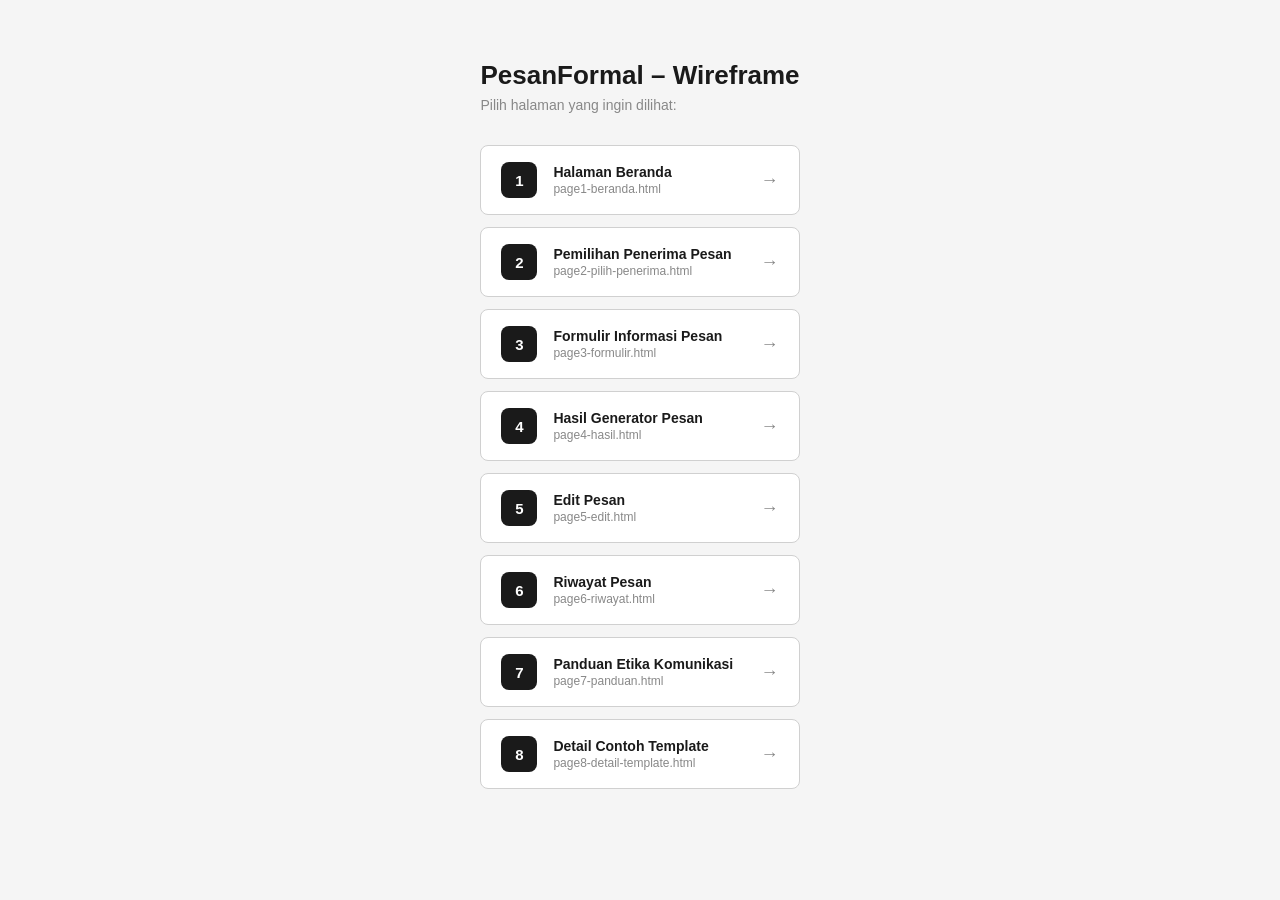
<file: index.html>
<!DOCTYPE html>
<html lang="id">
<head>
  <meta charset="UTF-8" />
  <meta name="viewport" content="width=device-width, initial-scale=1.0" />
  <title>PesanFormal – Wireframe Index</title>
  <link rel="stylesheet" href="styles.css" />
  <style>
    .index-wrap { max-width: 680px; margin: 60px auto; padding: 0 24px; }
    .index-title { font-size: 26px; font-weight: 800; margin-bottom: 6px; }
    .index-sub  { color: var(--muted); font-size: 14px; margin-bottom: 32px; }
    .page-list  { display: flex; flex-direction: column; gap: 12px; }
    .page-item  {
      display: flex; align-items: center; gap: 16px;
      background: var(--surface); border: 1px solid var(--border);
      border-radius: var(--radius); padding: 16px 20px;
      text-decoration: none; color: var(--text);
      transition: box-shadow .15s, border-color .15s;
    }
    .page-item:hover { border-color: var(--primary); box-shadow: var(--shadow); }
    .page-num {
      width: 36px; height: 36px; border-radius: 8px;
      background: var(--primary); color: #fff;
      display: flex; align-items: center; justify-content: center;
      font-weight: 700; font-size: 15px; flex-shrink: 0;
    }
    .page-info .page-name { font-weight: 600; font-size: 14px; }
    .page-info .page-file { font-size: 12px; color: var(--muted); margin-top: 2px; }
    .page-arrow { margin-left: auto; color: var(--muted); font-size: 18px; }
  </style>
</head>
<body>
  <div class="index-wrap">
    <div class="index-title">PesanFormal – Wireframe</div>
    <div class="index-sub">Pilih halaman yang ingin dilihat:</div>

    <div class="page-list">
      <a class="page-item" href="page1-beranda.html">
        <div class="page-num">1</div>
        <div class="page-info">
          <div class="page-name">Halaman Beranda</div>
          <div class="page-file">page1-beranda.html</div>
        </div>
        <div class="page-arrow">→</div>
      </a>
      <a class="page-item" href="page2-pilih-penerima.html">
        <div class="page-num">2</div>
        <div class="page-info">
          <div class="page-name">Pemilihan Penerima Pesan</div>
          <div class="page-file">page2-pilih-penerima.html</div>
        </div>
        <div class="page-arrow">→</div>
      </a>
      <a class="page-item" href="page3-formulir.html">
        <div class="page-num">3</div>
        <div class="page-info">
          <div class="page-name">Formulir Informasi Pesan</div>
          <div class="page-file">page3-formulir.html</div>
        </div>
        <div class="page-arrow">→</div>
      </a>
      <a class="page-item" href="page4-hasil.html">
        <div class="page-num">4</div>
        <div class="page-info">
          <div class="page-name">Hasil Generator Pesan</div>
          <div class="page-file">page4-hasil.html</div>
        </div>
        <div class="page-arrow">→</div>
      </a>
      <a class="page-item" href="page5-edit.html">
        <div class="page-num">5</div>
        <div class="page-info">
          <div class="page-name">Edit Pesan</div>
          <div class="page-file">page5-edit.html</div>
        </div>
        <div class="page-arrow">→</div>
      </a>
      <a class="page-item" href="page6-riwayat.html">
        <div class="page-num">6</div>
        <div class="page-info">
          <div class="page-name">Riwayat Pesan</div>
          <div class="page-file">page6-riwayat.html</div>
        </div>
        <div class="page-arrow">→</div>
      </a>
      <a class="page-item" href="page7-panduan.html">
        <div class="page-num">7</div>
        <div class="page-info">
          <div class="page-name">Panduan Etika Komunikasi</div>
          <div class="page-file">page7-panduan.html</div>
        </div>
        <div class="page-arrow">→</div>
      </a>
      <a class="page-item" href="page8-detail-template.html">
        <div class="page-num">8</div>
        <div class="page-info">
          <div class="page-name">Detail Contoh Template</div>
          <div class="page-file">page8-detail-template.html</div>
        </div>
        <div class="page-arrow">→</div>
      </a>
    </div>
  </div>
</body>
</html>
</file>
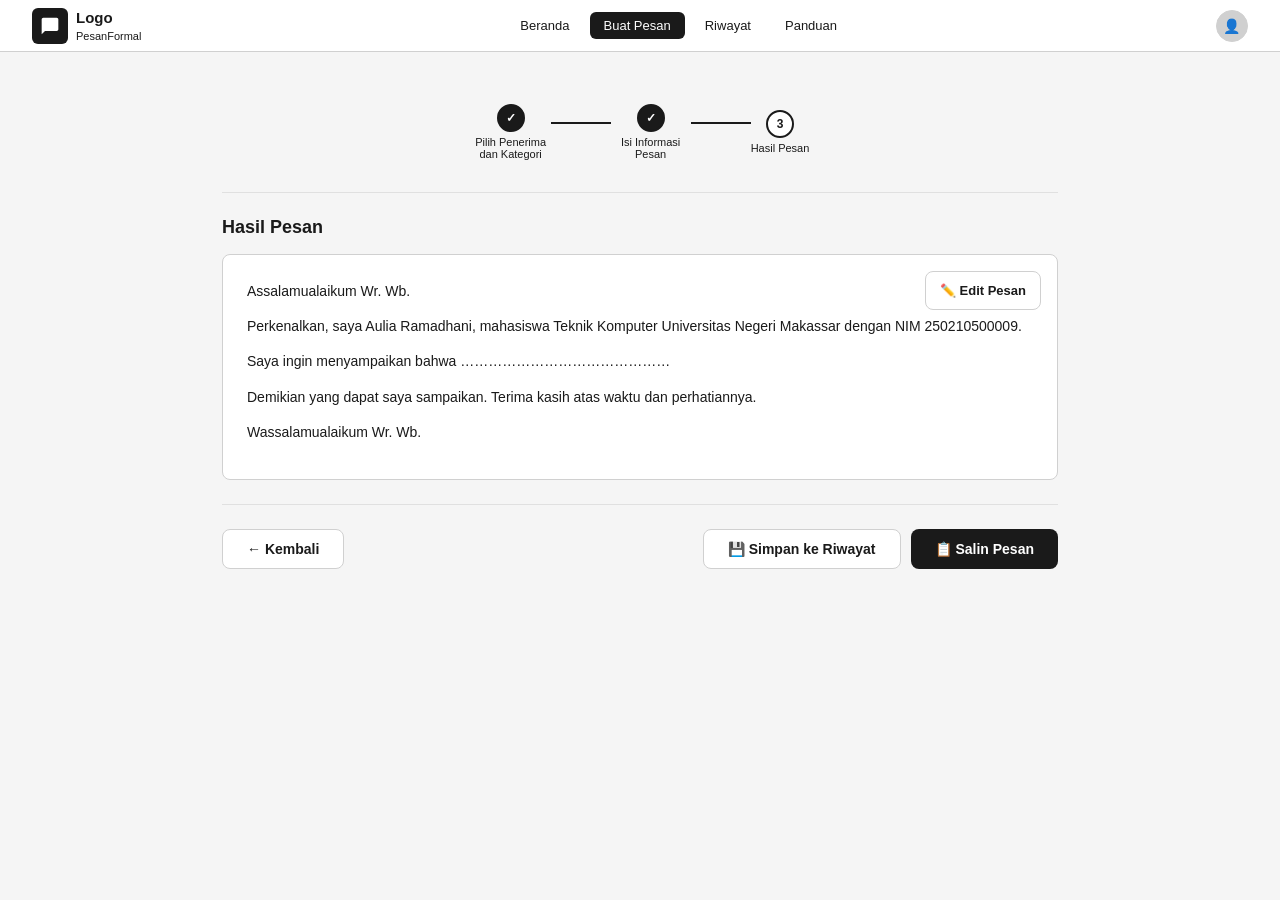
<file: page4-hasil.html>
<!DOCTYPE html>
<html lang="id">
<head>
  <meta charset="UTF-8" />
  <meta name="viewport" content="width=device-width, initial-scale=1.0" />
  <title>PesanFormal – Hasil Generator Pesan</title>
  <link rel="stylesheet" href="styles.css" />
</head>
<body>

  <!-- NAV -->
  <nav class="navbar">
    <a class="logo" href="page1-beranda.html">
      <div class="logo-icon">
        <svg width="20" height="20" viewBox="0 0 24 24"><path fill="white" d="M20 2H4c-1.1 0-2 .9-2 2v18l4-4h14c1.1 0 2-.9 2-2V4c0-1.1-.9-2-2-2z"/></svg>
      </div>
      <span>Logo<br><small style="font-weight:400;font-size:11px">PesanFormal</small></span>
    </a>
    <div class="nav-links">
      <a class="nav-link" href="page1-beranda.html">Beranda</a>
      <a class="nav-link active" href="page2-pilih-penerima.html">Buat Pesan</a>
      <a class="nav-link" href="page6-riwayat.html">Riwayat</a>
      <a class="nav-link" href="page7-panduan.html">Panduan</a>
    </div>
    <div class="nav-avatar">👤</div>
  </nav>

  <!-- CONTENT -->
  <div class="page-content">

    <!-- Stepper -->
    <div class="stepper">
      <div class="step done">
        <div class="step-circle">✓</div>
        <div class="step-label">Pilih Penerima dan Kategori</div>
      </div>
      <div class="step-line done"></div>
      <div class="step done">
        <div class="step-circle">✓</div>
        <div class="step-label">Isi Informasi Pesan</div>
      </div>
      <div class="step-line done"></div>
      <div class="step current">
        <div class="step-circle">3</div>
        <div class="step-label">Hasil Pesan</div>
      </div>
    </div>

    <hr class="divider" />

    <div class="section-title">Hasil Pesan</div>

    <!-- Result Box -->
    <div class="result-box">
      <a class="btn btn-outline btn-sm result-edit-btn" href="page5-edit.html">✏️ Edit Pesan</a>
      <div class="result-text">
        <p>Assalamualaikum Wr. Wb.</p>
        <p>
          Perkenalkan, saya Aulia Ramadhani, mahasiswa Teknik Komputer
          Universitas Negeri Makassar dengan NIM 250210500009.
        </p>
        <p>Saya ingin menyampaikan bahwa ………………………………………</p>
        <p>
          Demikian yang dapat saya sampaikan. Terima kasih atas waktu
          dan perhatiannya.
        </p>
        <p>Wassalamualaikum Wr. Wb.</p>
      </div>
    </div>

    <!-- Action Bar -->
    <div class="action-bar">
      <a class="btn btn-outline" href="page3-formulir.html">← Kembali</a>
      <div style="display:flex;gap:10px">
        <button class="btn btn-outline" onclick="showToast('✅ Disimpan ke riwayat!')">
          💾 Simpan ke Riwayat
        </button>
        <button class="btn btn-primary" onclick="showToast('📋 Pesan disalin!')">
          📋 Salin Pesan
        </button>
      </div>
    </div>

  </div>

  <div class="toast" id="toast"></div>
  <script src="utils.js"></script>
</body>
</html>
</file>
<file: styles.css>
/* ============================================================
   GLOBAL RESET & TOKENS
============================================================ */
*, *::before, *::after { box-sizing: border-box; margin: 0; padding: 0; }

:root {
  --bg:       #f5f5f5;
  --surface:  #ffffff;
  --border:   #d0d0d0;
  --border2:  #e0e0e0;
  --text:     #1a1a1a;
  --muted:    #888;
  --primary:  #1a1a1a;
  --primary-hover: #333;
  --accent:   #f0f0f0;
  --radius:   8px;
  --shadow:   0 2px 8px rgba(0,0,0,.10);
  --nav-h:    52px;
}

body {
  font-family: 'Segoe UI', Arial, sans-serif;
  background: var(--bg);
  color: var(--text);
  font-size: 14px;
  min-height: 100vh;
  display: flex;
  flex-direction: column;
}

/* ============================================================
   NAV BAR
============================================================ */
.navbar {
  height: var(--nav-h);
  background: var(--surface);
  border-bottom: 1px solid var(--border);
  display: flex;
  align-items: center;
  justify-content: space-between;
  padding: 0 32px;
  flex-shrink: 0;
}
.logo {
  display: flex; align-items: center; gap: 8px;
  font-weight: 700; font-size: 15px;
  text-decoration: none; color: var(--text);
}
.logo-icon {
  width: 36px; height: 36px;
  background: var(--primary);
  border-radius: 6px;
  display: flex; align-items: center; justify-content: center;
}
.logo-icon svg { fill: white; }
.nav-links { display: flex; gap: 6px; align-items: center; }
.nav-link {
  padding: 6px 14px; border-radius: 6px; cursor: pointer;
  font-size: 13px; color: var(--text); background: none; border: none;
  text-decoration: none; display: inline-block;
  transition: background .15s;
}
.nav-link:hover { background: var(--accent); }
.nav-link.active { background: var(--primary); color: #fff; }
.nav-avatar {
  width: 32px; height: 32px; border-radius: 50%;
  background: var(--border); border: 1px solid var(--border);
  display: flex; align-items: center; justify-content: center;
}

/* ============================================================
   PROGRESS STEPPER
============================================================ */
.stepper {
  display: flex; align-items: center; justify-content: center;
  gap: 0; padding: 20px 0 8px;
}
.step {
  display: flex; flex-direction: column; align-items: center; gap: 4px;
}
.step-circle {
  width: 28px; height: 28px; border-radius: 50%;
  border: 2px solid var(--border);
  display: flex; align-items: center; justify-content: center;
  font-size: 12px; font-weight: 600; color: var(--muted);
  background: var(--surface);
}
.step.done .step-circle { background: var(--primary); border-color: var(--primary); color: #fff; }
.step.current .step-circle { border-color: var(--primary); color: var(--primary); font-weight: 700; }
.step-label { font-size: 11px; color: var(--muted); text-align: center; max-width: 80px; }
.step.done .step-label, .step.current .step-label { color: var(--text); }
.step-line { width: 60px; height: 2px; background: var(--border); margin-bottom: 18px; }
.step-line.done { background: var(--primary); }

/* ============================================================
   MAIN CONTENT
============================================================ */
.page-content { flex: 1; padding: 32px; max-width: 900px; width: 100%; margin: 0 auto; }
.page-content.wide { max-width: 1100px; }

/* ============================================================
   HERO (Halaman Beranda)
============================================================ */
.hero {
  background: var(--surface);
  border: 1px solid var(--border);
  border-radius: var(--radius);
  padding: 64px 48px;
  display: flex; align-items: center; gap: 48px;
  margin-bottom: 32px;
}
.hero-text { flex: 1; }
.hero-title { font-size: 32px; font-weight: 800; line-height: 1.2; margin-bottom: 12px; }
.hero-sub { color: var(--muted); font-size: 14px; margin-bottom: 28px; line-height: 1.6; }
.hero-img {
  width: 200px; height: 160px;
  background: var(--accent); border: 2px dashed var(--border);
  border-radius: var(--radius);
  display: flex; align-items: center; justify-content: center;
  flex-shrink: 0;
}
.hero-img span { color: var(--muted); font-size: 12px; }

/* ============================================================
   BUTTONS
============================================================ */
.btn {
  display: inline-flex; align-items: center; gap: 8px;
  padding: 11px 24px; border-radius: var(--radius);
  font-size: 14px; font-weight: 600; cursor: pointer;
  border: none; text-decoration: none;
  transition: background .15s, color .15s;
}
.btn-primary { background: var(--primary); color: #fff; }
.btn-primary:hover { background: var(--primary-hover); }
.btn-outline {
  background: var(--surface); color: var(--text);
  border: 1.5px solid var(--border);
}
.btn-outline:hover { background: var(--accent); }
.btn-sm { padding: 7px 14px; font-size: 13px; }
.btn-danger { background: #fee; color: #c00; border: 1.5px solid #fcc; }
.btn-danger:hover { background: #fdd; }

/* ============================================================
   SECTION TITLE
============================================================ */
.section-title { font-size: 18px; font-weight: 700; margin-bottom: 16px; }

/* ============================================================
   TEMPLATE CARDS (Beranda)
============================================================ */
.template-grid {
  display: grid; grid-template-columns: repeat(3, 1fr); gap: 16px;
}
.template-card {
  background: var(--surface); border: 1px solid var(--border);
  border-radius: var(--radius); padding: 20px; text-align: center;
}
.template-card .t-icon {
  width: 44px; height: 44px; background: var(--accent);
  border: 1px solid var(--border); border-radius: 8px;
  display: flex; align-items: center; justify-content: center;
  margin: 0 auto 10px; font-size: 20px;
}
.template-card .t-name { font-weight: 600; margin-bottom: 8px; font-size: 14px; }
.template-card .t-lines { background: var(--accent); height: 6px; border-radius: 3px; margin-bottom: 6px; }
.template-card .t-lines.short { width: 70%; margin: 0 auto 6px; }

/* ============================================================
   RECIPIENT CARDS
============================================================ */
.recipient-grid {
  display: grid; grid-template-columns: repeat(4, 1fr); gap: 16px;
  margin-bottom: 24px;
}
.recipient-card {
  background: var(--surface); border: 2px solid var(--border);
  border-radius: var(--radius); padding: 24px 16px; text-align: center;
  cursor: pointer; transition: border-color .15s, background .15s;
}
.recipient-card:hover { border-color: var(--primary); }
.recipient-card.selected { border-color: var(--primary); background: #f8f8f8; }
.recipient-card .r-icon {
  width: 52px; height: 52px; background: var(--accent);
  border: 1px solid var(--border); border-radius: 10px;
  display: flex; align-items: center; justify-content: center;
  margin: 0 auto 10px; font-size: 22px;
}
.recipient-card .r-name { font-weight: 600; font-size: 14px; }
.recipient-card .r-sub { font-size: 11px; color: var(--muted); }

/* ============================================================
   FORM CONTROLS
============================================================ */
.form-group { margin-bottom: 18px; }
.form-label { font-size: 13px; font-weight: 600; margin-bottom: 6px; display: block; }
.form-input, .form-select, .form-textarea {
  width: 100%; padding: 10px 12px;
  border: 1.5px solid var(--border); border-radius: var(--radius);
  font-size: 13px; background: var(--surface); color: var(--text);
  outline: none; transition: border-color .15s;
  font-family: inherit;
}
.form-input:focus, .form-select:focus, .form-textarea:focus { border-color: var(--primary); }
.form-textarea { resize: vertical; min-height: 100px; }
.form-row { display: grid; grid-template-columns: 1fr 1fr; gap: 16px; }
.form-select {
  appearance: none;
  background-image: url("data:image/svg+xml,%3Csvg xmlns='http://www.w3.org/2000/svg' width='12' height='12' viewBox='0 0 12 12'%3E%3Cpath d='M6 8L1 3h10z' fill='%23888'/%3E%3C/svg%3E");
  background-repeat: no-repeat;
  background-position: right 12px center;
  padding-right: 32px; cursor: pointer;
}

/* ============================================================
   RADIO GROUP
============================================================ */
.radio-group { display: flex; gap: 12px; flex-wrap: wrap; }
.radio-card {
  flex: 1; min-width: 140px;
  border: 2px solid var(--border); border-radius: var(--radius);
  padding: 12px 14px; cursor: pointer; transition: border-color .15s;
  display: flex; align-items: flex-start; gap: 10px;
}
.radio-card.selected { border-color: var(--primary); background: #f8f8f8; }
.radio-dot {
  width: 16px; height: 16px; border-radius: 50%;
  border: 2px solid var(--border); flex-shrink: 0; margin-top: 2px;
  background: var(--surface);
}
.radio-card.selected .radio-dot {
  border-color: var(--primary); background: var(--primary);
  box-shadow: inset 0 0 0 3px #fff;
}
.radio-info .radio-title { font-weight: 600; font-size: 13px; }
.radio-info .radio-sub { font-size: 11px; color: var(--muted); }

/* ============================================================
   ACTION BAR
============================================================ */
.action-bar {
  display: flex; justify-content: space-between; align-items: center;
  padding-top: 24px; border-top: 1px solid var(--border2); margin-top: 24px;
}

/* ============================================================
   RESULT BOX
============================================================ */
.result-box {
  background: var(--surface); border: 1px solid var(--border);
  border-radius: var(--radius); padding: 24px;
  line-height: 1.8; font-size: 14px; margin-bottom: 24px;
  position: relative;
}
.result-edit-btn { position: absolute; top: 16px; right: 16px; }
.result-text p { margin-bottom: 10px; }

/* ============================================================
   EDIT AREA
============================================================ */
.edit-area {
  background: var(--surface); border: 1.5px solid var(--border);
  border-radius: var(--radius); padding: 20px;
  font-size: 14px; line-height: 1.8; width: 100%; min-height: 260px;
  font-family: inherit; resize: vertical; outline: none;
}
.edit-area:focus { border-color: var(--primary); }

/* ============================================================
   TABLE (Riwayat)
============================================================ */
.data-table { width: 100%; border-collapse: collapse; }
.data-table th {
  text-align: left; padding: 10px 12px; font-size: 12px;
  color: var(--muted); border-bottom: 2px solid var(--border);
  font-weight: 600; text-transform: uppercase; letter-spacing: .04em;
}
.data-table td {
  padding: 12px 12px; font-size: 13px;
  border-bottom: 1px solid var(--border2);
}
.data-table tr:hover td { background: #fafafa; }
.action-icons { display: flex; gap: 6px; }
.icon-btn {
  width: 30px; height: 30px; border-radius: 6px;
  border: 1px solid var(--border); background: var(--surface);
  cursor: pointer; display: flex; align-items: center; justify-content: center;
  font-size: 14px; transition: background .15s;
}
.icon-btn:hover { background: var(--accent); }
.search-bar {
  display: flex; align-items: center; gap: 8px;
  border: 1.5px solid var(--border); border-radius: var(--radius);
  padding: 8px 12px; background: var(--surface); max-width: 280px;
}
.search-bar input {
  border: none; outline: none; font-size: 13px; width: 100%;
  background: transparent; font-family: inherit;
}
.table-header {
  display: flex; justify-content: space-between; align-items: center;
  margin-bottom: 16px;
}
.badge { display: inline-block; padding: 2px 8px; border-radius: 20px; font-size: 11px; font-weight: 600; }
.badge-gray { background: var(--accent); color: var(--muted); border: 1px solid var(--border); }

/* ============================================================
   GUIDE (Panduan)
============================================================ */
.guide-layout { display: grid; grid-template-columns: 220px 1fr; gap: 24px; }
.guide-sidebar {
  background: var(--surface); border: 1px solid var(--border);
  border-radius: var(--radius); padding: 12px; height: fit-content;
}
.guide-nav-item {
  display: flex; align-items: center; gap: 10px;
  padding: 10px 12px; border-radius: 6px; cursor: pointer;
  font-size: 13px; transition: background .15s; margin-bottom: 2px;
}
.guide-nav-item:hover { background: var(--accent); }
.guide-nav-item.active { background: var(--primary); color: #fff; }
.guide-body {
  background: var(--surface); border: 1px solid var(--border);
  border-radius: var(--radius); padding: 28px;
}
.guide-body h2 { font-size: 20px; margin-bottom: 8px; }
.guide-sub { color: var(--muted); font-size: 13px; margin-bottom: 20px; }
.guide-list { list-style: none; }
.guide-list li {
  display: flex; gap: 12px; padding: 10px 0;
  border-bottom: 1px solid var(--border2); font-size: 13px;
}
.guide-list li:last-child { border-bottom: none; }
.guide-num {
  width: 24px; height: 24px; border-radius: 50%;
  background: var(--primary); color: #fff;
  font-size: 12px; font-weight: 700;
  display: flex; align-items: center; justify-content: center;
  flex-shrink: 0;
}
.guide-illus {
  margin-top: 20px; height: 120px; background: var(--accent);
  border: 1.5px dashed var(--border); border-radius: var(--radius);
  display: flex; align-items: center; justify-content: center;
  color: var(--muted); font-size: 12px;
}

/* ============================================================
   DETAIL TEMPLATE (Screen 8)
============================================================ */
.detail-layout { display: grid; grid-template-columns: 220px 1fr; gap: 24px; }
.detail-sidebar {
  background: var(--surface); border: 1px solid var(--border);
  border-radius: var(--radius); padding: 12px; height: fit-content;
}
.detail-nav-item {
  padding: 10px 12px; border-radius: 6px; cursor: pointer;
  font-size: 13px; transition: background .15s; margin-bottom: 4px;
}
.detail-nav-item:hover { background: var(--accent); }
.detail-nav-item.active { background: var(--accent); font-weight: 600; }
.detail-body {
  background: var(--surface); border: 1px solid var(--border);
  border-radius: var(--radius); padding: 24px;
}
.detail-title { font-size: 16px; font-weight: 700; margin-bottom: 16px; }
.template-preview {
  background: var(--accent); border: 1px solid var(--border);
  border-radius: var(--radius); padding: 16px; font-size: 13px; line-height: 1.8;
}

/* ============================================================
   DIVIDER
============================================================ */
hr.divider { border: none; border-top: 1px solid var(--border2); margin: 24px 0; }

/* ============================================================
   TOAST
============================================================ */
.toast {
  position: fixed; bottom: 24px; right: 24px;
  background: var(--primary); color: #fff; padding: 12px 20px;
  border-radius: var(--radius); font-size: 13px;
  opacity: 0; pointer-events: none; transition: opacity .3s;
  z-index: 999;
}
.toast.show { opacity: 1; }

/* ============================================================
   RESPONSIVE
============================================================ */
@media (max-width: 700px) {
  .hero { flex-direction: column; }
  .recipient-grid { grid-template-columns: 1fr 1fr; }
  .template-grid { grid-template-columns: 1fr 1fr; }
  .form-row { grid-template-columns: 1fr; }
  .guide-layout, .detail-layout { grid-template-columns: 1fr; }
  .navbar { padding: 0 16px; }
  .page-content { padding: 20px 16px; }
}
</file>
